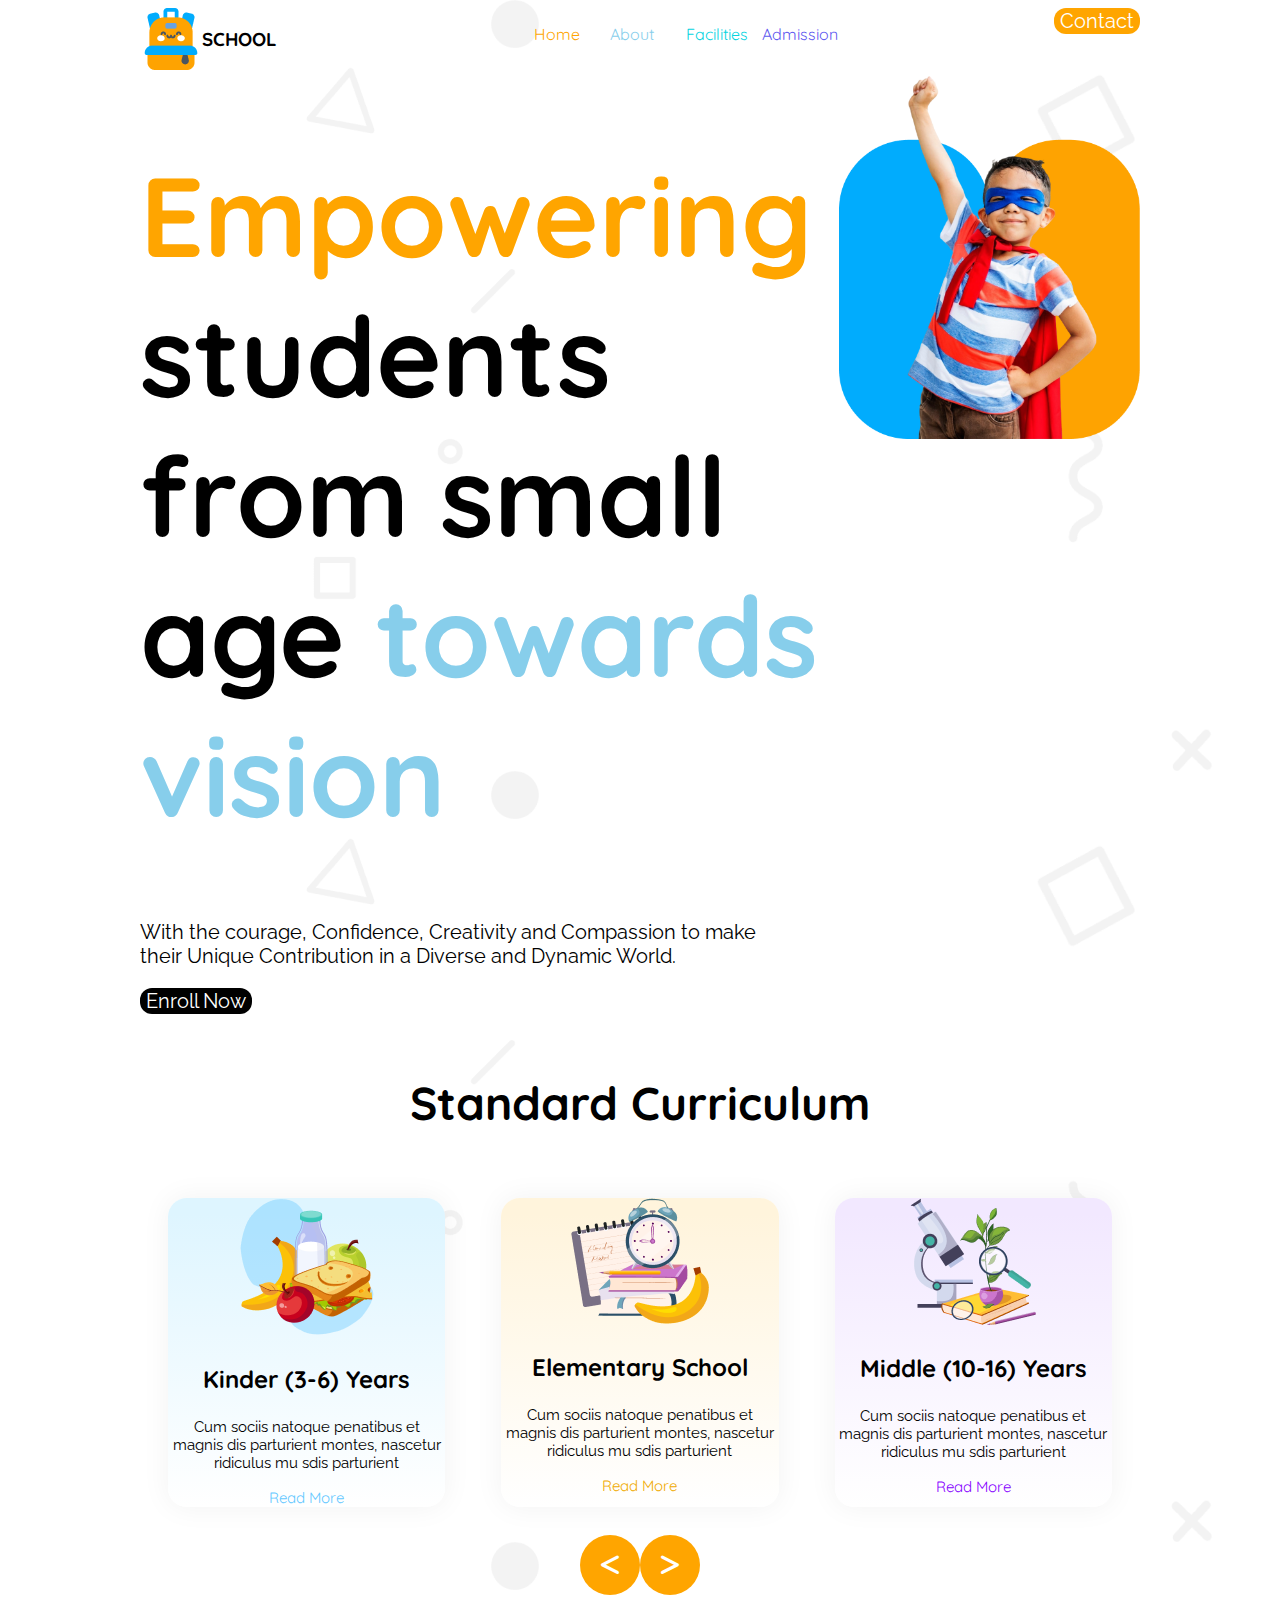
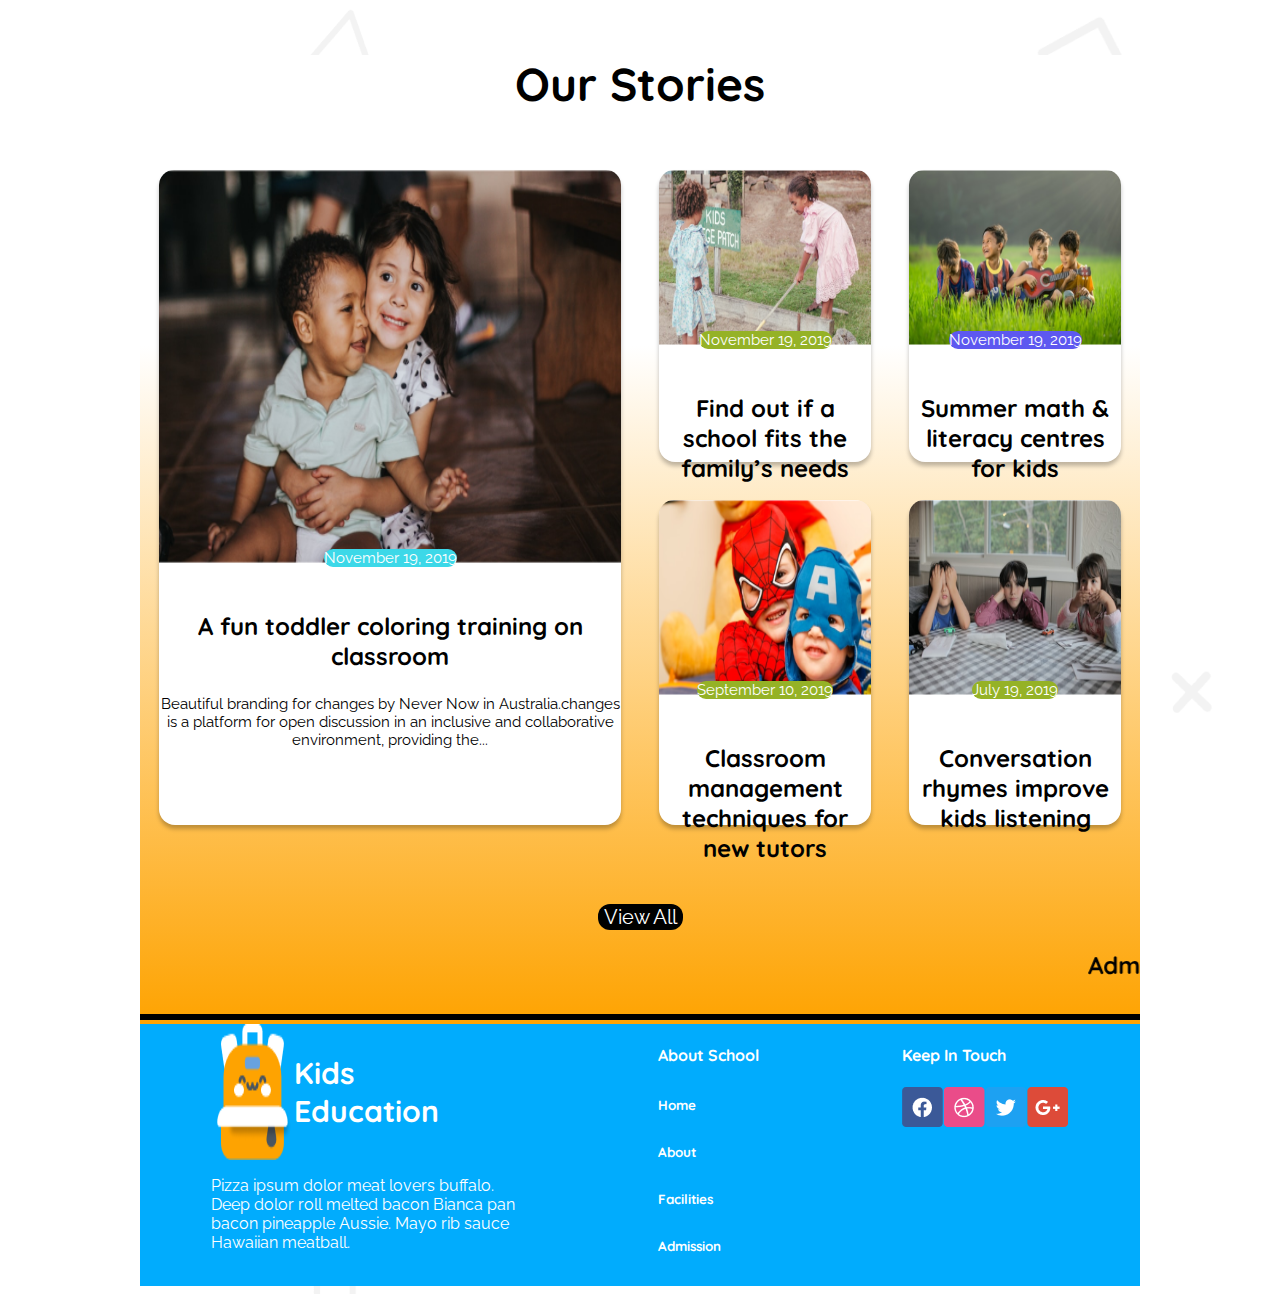
<file: index.html>
<!DOCTYPE html>
<html lang="en">
<head>
    <meta charset="UTF-8">
    <meta name="viewport" content="width=device-width, initial-scale=1.0">
    <title>home</title>
    <link rel="stylesheet" href="styles/style.css">
    <link href='https://fonts.googleapis.com/css?family=Quicksand' rel='stylesheet'>
    <link href='https://fonts.googleapis.com/css?family=Raleway' rel='stylesheet'>
    <link rel="stylesheet" href="https://cdnjs.cloudflare.com/ajax/libs/font-awesome/6.7.2/css/all.min.css" integrity="sha512-Evv84Mr4kqVGRNSgIGL/F/aIDqQb7xQ2vcrdIwxfjThSH8CSR7PBEakCr51Ck+w+/U6swU2Im1vVX0SVk9ABhg==" crossorigin="anonymous" referrerpolicy="no-referrer" />
</head>
<body>
   <header>
<section class="navbar-container">
    <div class="nav-logo-container">
    <img class="logo1" src="assets/logo.png" alt="logo">
    <h3>SCHOOL</h3>
    <div class="menu">
        <div></div>
        <div></div>
        <div></div>
</div>
</div>
<div class="navbar">
    <nav>
<ul>
    <li class="home orange">Home</li>
    <li class="about sky-blue">About</li>
    <li class="facilities color-05D4DF">Facilities</li>
    <li class="admission color-5D58EF">Admission</li>
</ul>
    </nav>
</div>
<div>
    <button class="bg-orange color-FFFFFF btn-c">Contact</button>
</div>
</section>
   </header> 

   <main>
<section class="banner">
<div class="banner-text">
    <div class="q-56">
    <h1><span class="orange">Empowering</span><br>students from small <br> age <span class="sky-blue">towards vision</span></h1>
    </div>
    <div class="r-20">
        <p>With the courage, Confidence, Creativity and Compassion to make <br>their Unique Contribution in a Diverse and Dynamic World.</p>
    </div>
    <div>
        <button class="color-FFFFFF bg-black">Enroll Now</button>
    </div>
</div>
<div class="banner-img">
    <img src="assets/hero-kids.png" alt="hero kids">
</div>
</section>

<section class="curriculam">
    <h2 class="q-46">Standard Curriculum</h2>
    <div class="curriculam-container">
        <div class="curriculam-01 card-2">
            <img src="assets/kinder.png" alt="">
            <h3 class="quicksand q-24">Kinder (3-6) Years</h3>
            <p class="r-15">Cum sociis natoque penatibus et magnis
                dis parturient montes, nascetur ridiculus
                mu sdis parturient</p>
                <a class="color-64C8FF q-15" href="">Read More</a>
        </div>
        <div class="curriculam-02 card-2">
            <img src="assets/elementary.png" alt="">
            <h3 class="quicksand q-24">Elementary School</h3>
            <p class="r-15">Cum sociis natoque penatibus et magnis
                dis parturient montes, nascetur ridiculus
                mu sdis parturient</p>
                <a class="color-F0AA00 q-15" href="">Read More</a>
        </div>
        <div class="curriculam-03 card-2">
            <img src="assets/middle.png" alt="">
            <h3 class="quicksand q-24">Middle (10-16) Years</h3>
            <p class="r-15">Cum sociis natoque penatibus et magnis
                dis parturient montes, nascetur ridiculus
                mu sdis parturient</p>
                <a class="color-8700FF q-15" href="">Read More</a>
        </div>
    </div>
    <div class="gl-containner">
        <div class="bg-orange color-FFFFFF greaterLess">
        <i class="fa-solid fa-less-than"></i>
    </div>
        <div class="bg-orange color-FFFFFF greaterLess">
        <i class="fa-solid fa-greater-than"></i>
    </div>
</div>
</section>

<section class="stories">
    <h2 class="q-46">Our Stories</h2>
    <div class="stories-container">
        <div class="stories-01 card">
            <img src="assets/story-1.png" alt="" width="100%" height="60%"> <br>
            <date class="bg-3CD8E8 color-FFFFFF r-16">November 19, 2019</date>
            <h3 class="q-24">A fun toddler coloring training on
                classroom</h3>
            <p class="r-15">Beautiful branding for changes by Never Now in Australia.changes is a platform for open discussion in an inclusive and collaborative environment, providing the...</p>
        </div>
        <div class="stories-02 card">
            <img src="assets/story-2.png" alt="" width="100%" height="60%"> <br>
            <date class="bg-95B226 color-FFFFFF r-16">November 19, 2019</date>
            <h3 class="q-24">Find out if a school fits the
                family’s needs</h3>
        </div>
        <div class="stories-03 card">
            <img src="assets/story-3.png" alt="" width="100%" height="60%"> <br>
            <date class="bg-5D58F0 color-FFFFFF r-16">November 19, 2019</date>
            <h3 class="q-24">Summer math & literacy
                centres for kids</h3>
        </div>
        <div class="stories-04 card">
            <img src="assets/story-4.png" alt="" width="100%" height="60%"> <br>
            <date class="bg-95B226 color-FFFFFF r-16">September 10, 2019</date>
            <h3 class="q-24">Classroom management
                techniques for new tutors</h3>
        </div>
        <div class="stories-05 card">
            <img src="assets/story-5.png" alt="" width="100%" height="60%"> <br>
            <date class="bg-95B226 color-FFFFFF r-16">July 19, 2019</date>
            <h3 class="q-24">Conversation rhymes
                improve kids listening</h3>
        </div>
    </div>
<button class="bg-black color-FFFFFF btn-va">View All</button>

<marquee><h2>Admission is going on. please contact: 01782030403</h2></marquee>
<marquee style="border:solid">
</marquee>
</section>
   </main>

   <footer>
<section class="footer-section">
    <div class="footer-container">
            <div class="footer-education">
                <div class="footer-icon">
        <img src="assets/logo2nd.png" alt="">
        <h3 class="q-42">Kids <br>
            Education</h3>
        </div>
            <p>Pizza ipsum dolor meat lovers buffalo. <br> Deep dolor roll melted bacon Bianca pan <br> bacon pineapple Aussie. Mayo rib sauce <br> Hawaiian meatball.</p>
        </div>
    <div class="footer-about">
        <h4>About School</h4>
        <div class="footer-about-list q-20">
           <!-- <ul>
                <li>Home</li>
                <li>About</li>
                <li>Facilities</li>
                <li>Admission</li>
            </ul>-->
            <h6>Home</h6>
            <h6>About</h6>
            <h6>Facilities</h6>
            <h6>Admission</h6>
        </div>
    </div>
    <div class="touch">
        <h4>Keep In Touch</h4>
        <div class="touch-img">
            <img src="assets/fb.png" alt=""><img src="assets/dribble.png" alt=""><img src="assets/twitter.png" alt=""><img src="assets/google+.png" alt="">
        </div>
    </div>
</div>
</section>
   </footer>
</body>
</html>
</file>
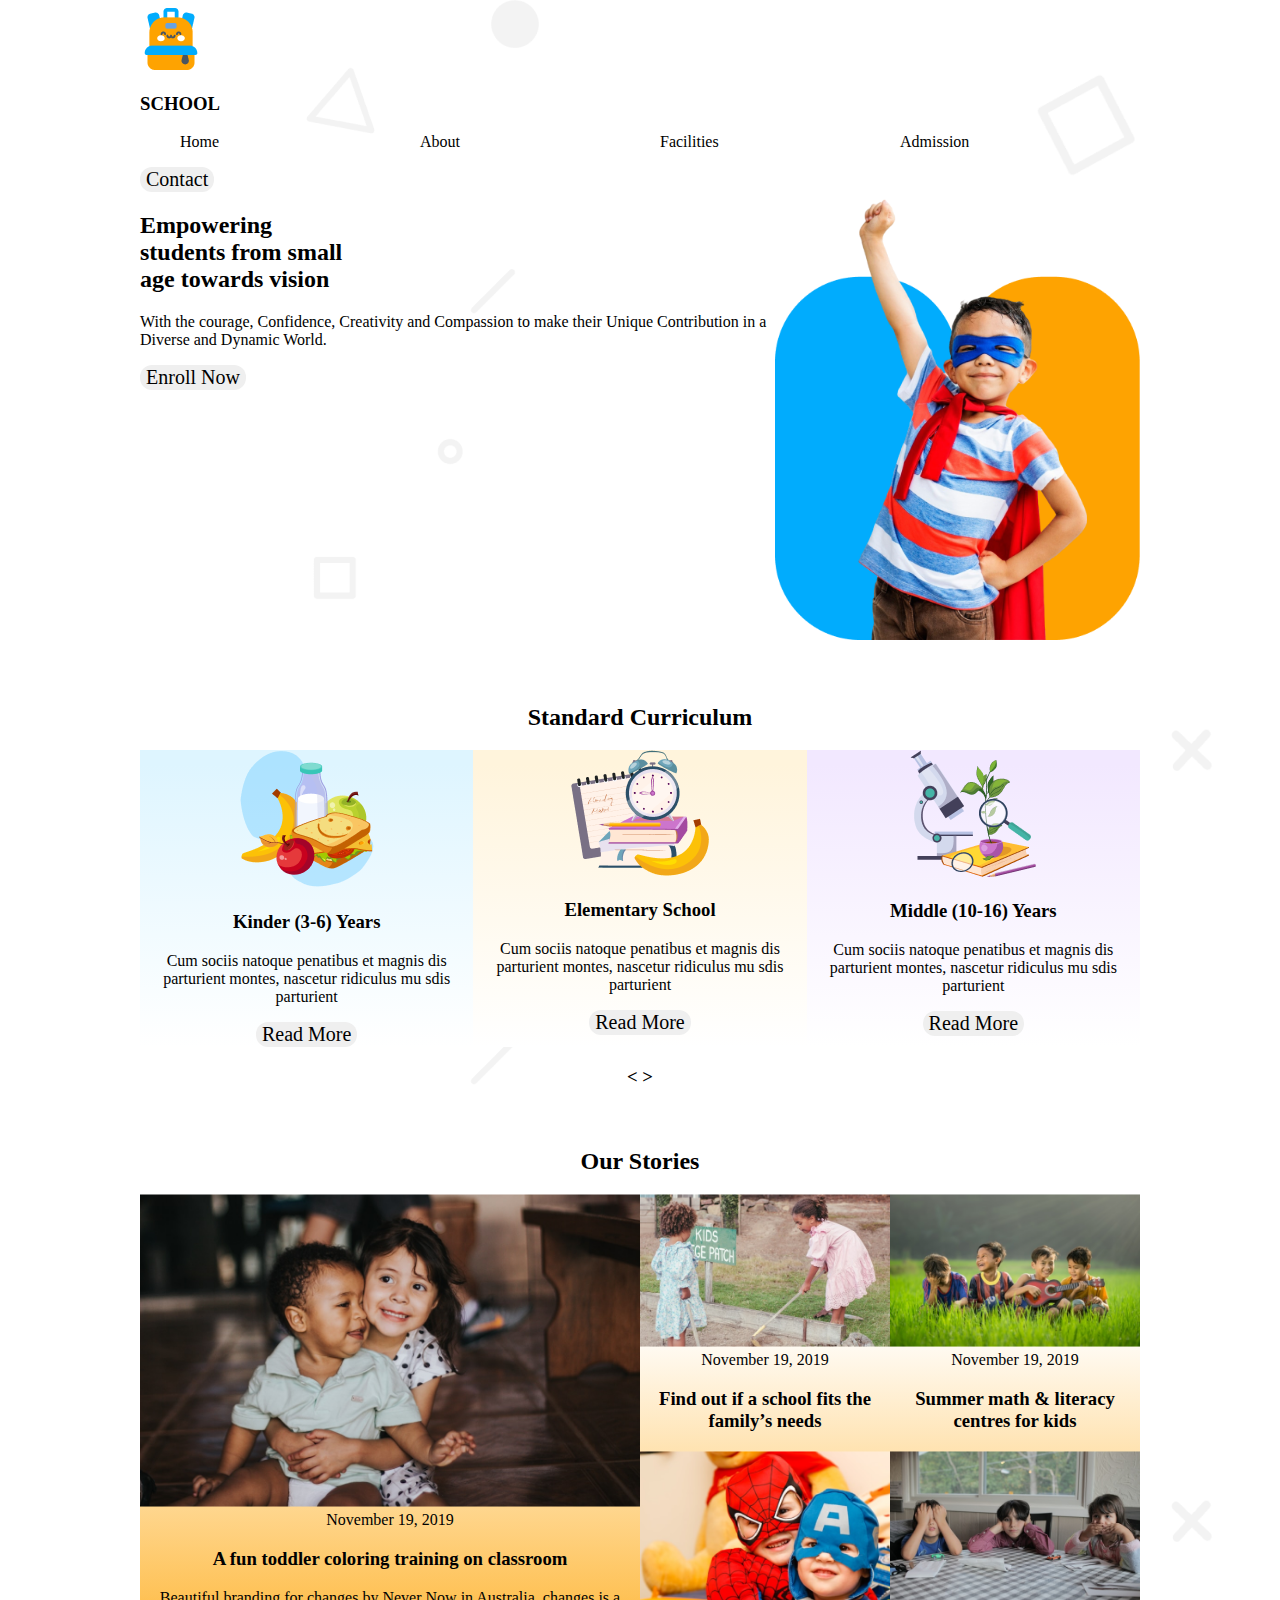
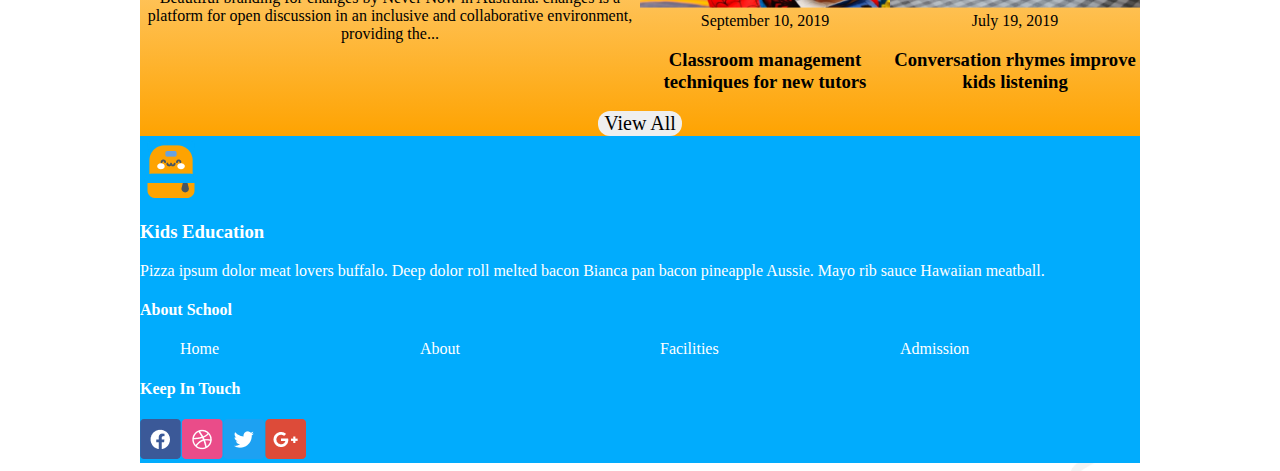
<file: home.html>
<!DOCTYPE html>
<html lang="en">
<head>
    <meta charset="UTF-8">
    <meta name="viewport" content="width=device-width, initial-scale=1.0">
    <title>home</title>
    <link rel="stylesheet" href="styles/style.css">
</head>
<body>
   <header>
<section>
    <img src="assets/logo.png" alt="logo">
    <h3>SCHOOL</h3>
    <nav class="navbar">
<ul>
    <li class="home">Home</li>
    <li class="about">About</li>
    <li class="facilities">Facilities</li>
    <li class="admission">Admission</li>
</ul>
    </nav>
    <button>Contact</button>
</section>
   </header> 

   <main>
<section class="banner">
<div>
    <div>
    <h2><span>Empowering</span><br>students from small <br> age <span>towards vision</span></h2>
    </div>
    <div>
        <p>With the courage, Confidence, Creativity and Compassion to make their Unique Contribution in a Diverse and Dynamic World.</p>
    </div>
    <div>
        <button>Enroll Now</button>
    </div>
</div>
<div>
    <img src="assets/hero-kids.png" alt="hero kids">
</div>
</section>

<section class="curriculam">
    <h2>Standard Curriculum</h2>
    <div class="curriculam-container">
        <div class="curriculam-01">
            <img src="assets/kinder.png" alt="">
            <h3>Kinder (3-6) Years</h3>
            <p>Cum sociis natoque penatibus et magnis
                dis parturient montes, nascetur ridiculus
                mu sdis parturient</p>
            <button>Read More</button>
        </div>
        <div class="curriculam-02">
            <img src="assets/elementary.png" alt="">
            <h3>Elementary School</h3>
            <p>Cum sociis natoque penatibus et magnis
                dis parturient montes, nascetur ridiculus
                mu sdis parturient</p>
            <button>Read More</button>
        </div>
        <div class="curriculam-03">
            <img src="assets/middle.png" alt="">
            <h3>Middle (10-16) Years</h3>
            <p>Cum sociis natoque penatibus et magnis
                dis parturient montes, nascetur ridiculus
                mu sdis parturient</p>
            <button>Read More</button>
        </div>
    </div>
    <h3>&lt  &gt</h3>
</section>

<section class="stories">
    <h2>Our Stories</h2>
    <div class="stories-container">
        <div class="stories-01">
            <img src="assets/story-1.png" alt="">
            <date>November 19, 2019</date>
            <h3>A fun toddler coloring training on
                classroom</h3>
            <p>Beautiful branding for changes by Never Now in Australia.
                changes is a platform for open discussion in an inclusive and
                collaborative environment, providing the...</p>
        </div>
        <div class="stories-02">
            <img src="assets/story-2.png" alt="">
            <date>November 19, 2019</date>
            <h3>Find out if a school fits the
                family’s needs</h3>
        </div>
        <div class="stories-03">
            <img src="assets/story-3.png" alt="">
            <date>November 19, 2019</date>
            <h3>Summer math & literacy
                centres for kids</h3>
        </div>
        <div class="stories-04">
            <img src="assets/story-4.png" alt="">
            <date>September 10, 2019</date>
            <h3>Classroom management
                techniques for new tutors</h3>
        </div>
        <div class="stories-05">
            <img src="assets/story-5.png" alt="">
            <date>July 19, 2019</date>
            <h3>Conversation rhymes
                improve kids listening</h3>
        </div>
    </div>
<button>View All</button>
</section>
   </main>

   <footer>
<section>
    <div>
        <img src="assets/logo.png" alt="">
        <h3>Kids
            Education</h3>
            <p>Pizza ipsum dolor meat lovers buffalo. Deep dolor roll melted bacon Bianca pan bacon pineapple Aussie. Mayo rib sauce Hawaiian meatball.</p>
    </div>
    <div>
        <h4>About School</h4>
        <div>
            <ul>
                <li>Home</li>
                <li>About</li>
                <li>Facilities</li>
                <li>Admission</li>
            </ul>
        </div>
    </div>
    <div>
        <h4>Keep In Touch</h4>
        <div>
            <img src="assets/fb.png" alt=""><img src="assets/dribble.png" alt=""><img src="assets/twitter.png" alt=""><img src="assets/google+.png" alt="">
        </div>
    </div>
</section>
   </footer>
</body>
</html>
</file>
<file: styles/style.css>
/*font style*/
.orange{
    color: orange;
}
.sky-blue{
    color: skyblue;
}
.color-05D4DF{
    color: #05D4DF;
}
.color-5D58EF{
    color: #5D58EF;
}
.color-FFFFFF{
    color: #FFFFFF;
}
.color-64C8FF{
    color: #64C8FF;
}
.color-F0AA00{
    color: #F0AA00;
}
.color-8700FF{
    color: #8700FF;
}

/*background style*/
.bg-orange{
    background-color: orange;
}
.bg-black{
    background-color: black;
}
.bg-3CD8E8{
    background-color: #3CD8E8;
}
.bg-95B226{
    background-color: #95B226;
}
.bg-5D58F0{
    background-color: #5D58F0;
}


/*nav bar style*/
.nav-logo-container{
    display: flex;
}
ul{
    list-style-type: none;
}
.navbar-container{
    display: flex;
    justify-content: space-between;
}
ul{
    display: grid;
    grid-template-columns: repeat(4,1fr);
}
/*banner style*/
.banner{
    display: flex;
    justify-content: space-between;
    margin-bottom: 60px;
}
/*text size & styles*/
body {
    font-family: 'Quicksand';
}
p {
    font-family: 'Raleway';
}

.r-15{
    font-size: 15px;
}
.r-20{
    font-size: 20px;
}
.r-16{
    width: 175px;
    height: 40px;
    font-family: 'Raleway';
    font-size: 15px;
    border-radius: 38px;
    position: relative;
    top: -20px;
}

.q-56{
    font-size: 56px;
}
.q-24{
    font-size: 24px;
}
.q-42{
    font-size: 30px;
}
.q-20{
    font-size: 20px;
}
.q-46{
    font-size: 46px;
}
.q-15{
    font-size: 15px;
}
.footer-about-list{
}
.banner-img{
}
/*container style*/
.curriculam{
    text-align: center;
}
.curriculam-container{
    display: grid;
    grid-template-columns: repeat(3,1fr);
}
.curriculam-01{
   background-color:#DEF5FF #FFFFFF;
background-image: linear-gradient(#DEF5FF 5%, #FFFFFF);
}
.curriculam-02{
    background-color:#FFF4DC #FFFFFF;
    background-image: linear-gradient(#FFF4DC 5%, #FFFFFF);
}
.curriculam-03{
    background-color: ;
    background-color:#F2E8FF #FFFFFF;
    background-image: linear-gradient(#F2E8FF 5%, #FFFFFF);
}
a{
    text-decoration: none;
}
/*stories*/
.stories{
    margin-top: 60px;
background-color: #FFFFFF #FEA301;
background-image: linear-gradient(#FFFFFF 30%,#FEA301);
text-align: center;
}
.stories-container{
    display: grid;
    grid-template-areas:
      "stories-01 stories-02 stories-03"
      "stories-01 stories-04 stories-05";
    grid-template-columns: 2fr repeat(2,1fr)
}
.stories-01{
    grid-area: stories-01;
}
.stories-02{
    grid-area: stories-02;
}
.stories-03{
    grid-area: stories-03;
}
.stories-04{
grid-area: stories-04;
}
.stories-05{
    grid-area: stories-05;
}
/*card*/
.card{
    box-shadow: 0 4px 4px 0 rgba(0, 0, 0, 0.25);
    border-radius: 16px;
    background-color: #FFFFFF;
    margin: 19px;
}
.card-2{
    margin:28px ;
    border-radius: 18.8px;
    box-shadow: 0 0 28.3px .94px rgba(0, 0, 0, 0.05);
}
/*body style*/
body{
    background-image: url("bg.png");
    margin-left: 140px;
    margin-right: 140px;
}


/*footer style*/
footer
{
    background-color: #01ACFD;
    color: #FFFFFF;
}
.greaterLess{
    width: 60px;
    height: 60px;
    border-radius: 30px;
    font-size: 24px;
    text-align: center;
    line-height: 60px;
}
.gl-containner{
    display: flex;
    justify-content: center;
}
.footer-icon{
    display: flex;
}
.footer-container{
    display: flex;
    justify-content: space-between;
    justify-content: space-around;
}
.btn-va{
    margin-top: 60px;
}
button{
    font-size: 20px;
    max-width: 197px;
    max height: 50px;
    border-radius: 12px;
    font-family: 'Raleway';
    border: none;
}
img{
    max-width: 100%;
    max-height: auto;
}
.card>img{
    border-top-left-radius: 15px;
    border-top-right-radius: 15px;
}
@media screen and (max-width:576px){
    .btn-c{
        display: none;
    }
    .body{
        font-size: 20px;
    }
    .navbar{
        display: none;
    }
    .navbar-container{
    }
    .menu {
        width: 20px;
        height: 5px;
        background-color: black;
        margin: 6px 0;
      }
    .banner{
        flex-direction: column-reverse;
    }
    .curriculam-container{
        grid-template-columns: repeat(1,1fr);
    }
    .stories-01{
        display: none;
    }
    .stories-container{
        display: grid;
grid-template-areas: ;
        grid-template-columns: repeat(2,1fr);
        grid-template-rows: repeat(3,1fr);
    }
    .stories-01{
        grid-area: stories-01;
    }
    .stories-02{
        grid-area: stories-02;
    }
    .stories-03{
        grid-area: stories-03;
    }
    .stories-04{
    grid-area: stories-04;
    }
    .stories-05{
        grid-area: stories-05;
    }
    .footer-section{
flex-direction: column;
    }
}
</file>
